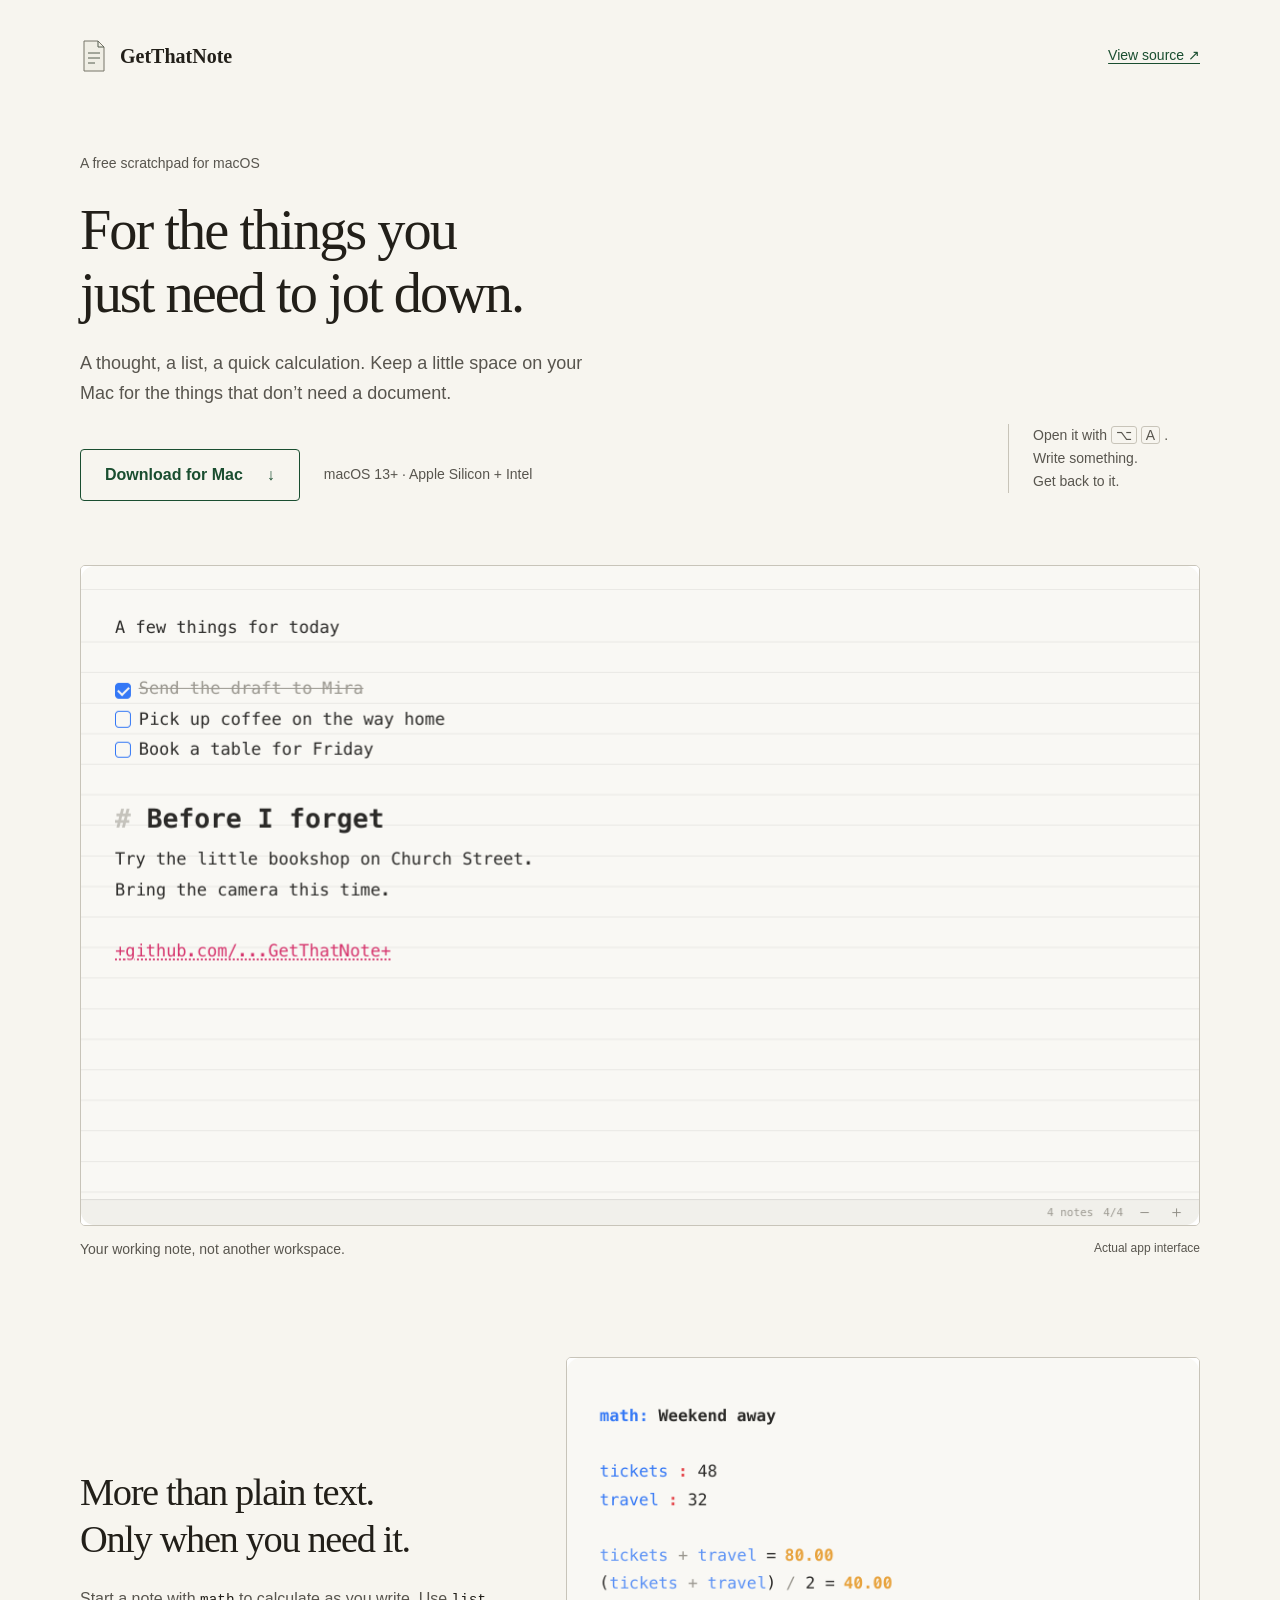
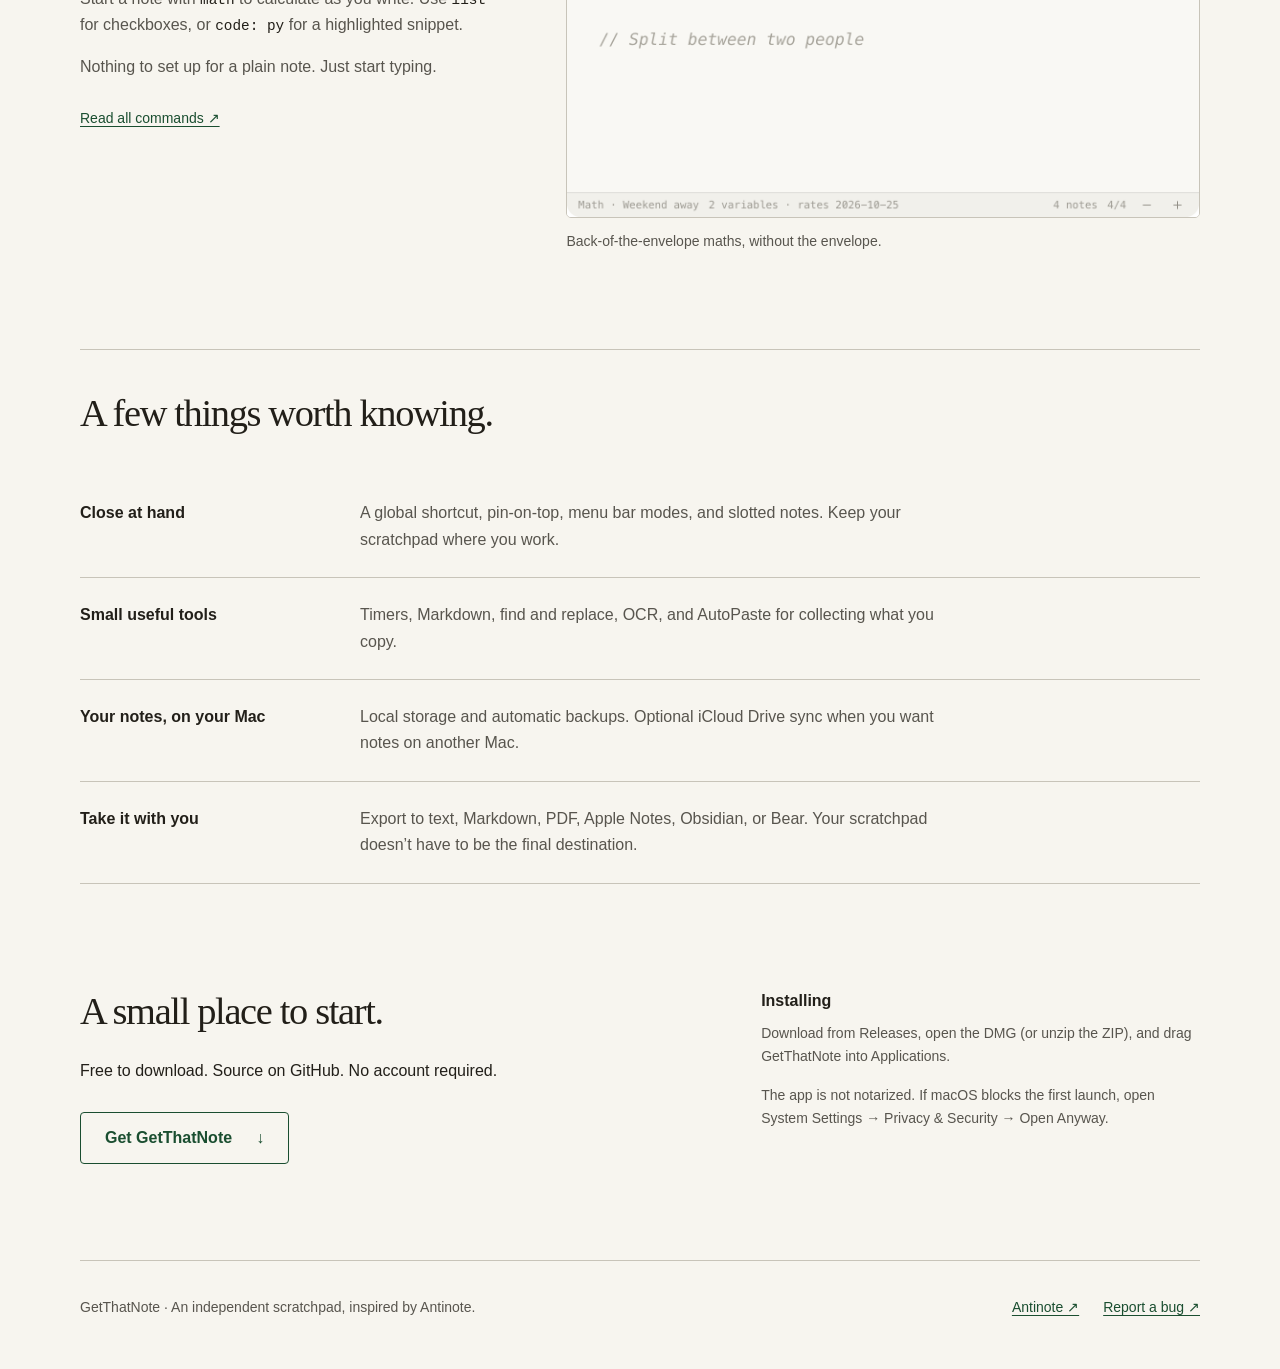
<file: docs/index.html>
<!doctype html>
<html lang="en">
<head>
  <meta charset="utf-8">
  <meta name="viewport" content="width=device-width, initial-scale=1, viewport-fit=cover">
  <meta name="description" content="A free, open-source scratchpad for macOS. Quick notes, checklists, calculations, timers, and code snippets. Stored on your Mac.">
  <meta name="theme-color" content="#f7f6f2">
  <title>GetThatNote — A scratchpad for your Mac</title>
  <link rel="icon" type="image/svg+xml" href="assets/note.svg">
  <link rel="stylesheet" href="style.css">
</head>
<body>
  <a class="skip" href="#main">Skip to content</a>
  <header class="page nav">
    <a class="brand" href="./" aria-label="GetThatNote home"><img src="assets/note.svg" width="28" height="32" alt="">GetThatNote</a>
    <a href="https://github.com/dhruvdabhi101/GetThatNote">View source ↗</a>
  </header>
  <main id="main" class="page">
    <section class="intro" aria-labelledby="title">
      <div>
        <p class="eyebrow">A free scratchpad for macOS</p>
        <h1 id="title">For the things you<br class="desktop-break"> just need to jot down.</h1>
        <p class="lede">A thought, a list, a quick calculation. Keep a little space on your Mac for the things that don’t need a document.</p>
        <div class="actions">
          <a class="download" href="https://github.com/dhruvdabhi101/GetThatNote/releases/latest">Download for Mac <span aria-hidden="true">↓</span></a>
          <span class="fine">macOS 13+ · Apple Silicon + Intel</span>
        </div>
      </div>
      <p class="margin-note">Open it with <kbd>⌥</kbd><kbd>A</kbd>.<br>Write something.<br>Get back to it.</p>
    </section>

    <figure class="hero-shot">
      <img src="assets/scratchpad.png" width="1120" height="660" fetchpriority="high" alt="GetThatNote showing a shopping checklist, a few working notes, and a link on ruled paper.">
      <figcaption><span>Your working note, not another workspace.</span><span>Actual app interface</span></figcaption>
    </figure>

    <section class="tour" aria-labelledby="tour-title">
      <div class="tour-copy">
        <h2 id="tour-title">More than plain text.<br>Only when you need it.</h2>
        <p>Start a note with <code>math</code> to calculate as you write. Use <code>list</code> for checkboxes, or <code>code: py</code> for a highlighted snippet.</p>
        <p>Nothing to set up for a plain note. Just start typing.</p>
        <a href="https://github.com/dhruvdabhi101/GetThatNote#using-it-same-as-antinote">Read all commands ↗</a>
      </div>
      <figure>
        <img src="assets/math.png" width="660" height="480" loading="lazy" alt="A math note with reactive variables for tickets and travel, and their calculated total.">
        <figcaption>Back-of-the-envelope maths, without the envelope.</figcaption>
      </figure>
    </section>

    <section class="details" aria-labelledby="details-title">
      <h2 id="details-title">A few things worth knowing.</h2>
      <dl>
        <div><dt>Close at hand</dt><dd>A global shortcut, pin-on-top, menu bar modes, and slotted notes. Keep your scratchpad where you work.</dd></div>
        <div><dt>Small useful tools</dt><dd>Timers, Markdown, find and replace, OCR, and AutoPaste for collecting what you copy.</dd></div>
        <div><dt>Your notes, on your Mac</dt><dd>Local storage and automatic backups. Optional iCloud Drive sync when you want notes on another Mac.</dd></div>
        <div><dt>Take it with you</dt><dd>Export to text, Markdown, PDF, Apple Notes, Obsidian, or Bear. Your scratchpad doesn’t have to be the final destination.</dd></div>
      </dl>
    </section>

    <section class="install" aria-labelledby="install-title">
      <div>
        <h2 id="install-title">A small place to start.</h2>
        <p>Free to download. Source on GitHub. No account required.</p>
        <a class="download" href="https://github.com/dhruvdabhi101/GetThatNote/releases/latest">Get GetThatNote <span aria-hidden="true">↓</span></a>
      </div>
      <div class="install-note">
        <h3>Installing</h3>
        <p>Download from Releases, open the DMG (or unzip the ZIP), and drag GetThatNote into Applications.</p>
        <p>The app is not notarized. If macOS blocks the first launch, open System Settings → Privacy & Security → Open Anyway.</p>
      </div>
    </section>
  </main>
  <footer class="page footer">
    <p>GetThatNote <span>· An independent scratchpad, inspired by Antinote.</span></p>
    <div><a href="https://antinote.io">Antinote ↗</a><a href="https://github.com/dhruvdabhi101/GetThatNote/issues">Report a bug ↗</a></div>
  </footer>
</body>
</html>
</file>
<file: docs/style.css>
/* Hallmark · macrostructure: Workbench · genre: editorial · theme: Garden
 * Audience: Mac scratchpad users · action: download · tone: quiet / utilitarian
 * Nav: N9 edge-aligned · footer: Ft2 inline · enrichment: real product captures
 * Pre-emit critique: P4 H5 E4 S5 R5 V4 */
:root {
  --color-paper: oklch(97% .008 85);
  --color-ink: oklch(24% .012 85);
  --color-muted: oklch(45% .012 85);
  --color-rule: oklch(82% .015 85);
  --color-surface: oklch(94% .012 85);
  --color-accent: oklch(38% .075 155);
  --color-inverse: oklch(98% .008 85);
  --font-display: "Palatino Linotype", Palatino, "Book Antiqua", serif;
  --font-body: "Avenir Next", Avenir, "Segoe UI", sans-serif;
  --font-code: ui-monospace, "SF Mono", monospace;
  --space-xs: .5rem;
  --space-sm: .75rem;
  --space-md: 1rem;
  --space-lg: 1.5rem;
  --space-xl: 2.5rem;
  --space-2xl: 4rem;
  --space-3xl: 6rem;
}
* { box-sizing: border-box; }
html, body { overflow-x: clip; }
body { margin: 0; background: var(--color-paper); color: var(--color-ink); font: 400 1rem/1.65 var(--font-body); }
::selection { background: var(--color-rule); color: var(--color-ink); }
.page { width: min(1120px, calc(100% - 2 * clamp(1rem, 5vw, 5rem))); margin-inline: auto; }
a { color: var(--color-accent); text-underline-offset: 3px; }
a:hover { text-decoration-thickness: 2px; }
a:active { opacity: .7; }
a:focus-visible { outline: 2px solid var(--color-accent); outline-offset: 5px; }
a[aria-disabled="true"] { opacity: .55; cursor: not-allowed; }
.skip { position: absolute; left: var(--space-md); top: -8rem; background: var(--color-paper); padding: var(--space-md); }
.skip:focus { top: var(--space-md); }
.nav { display: flex; align-items: center; justify-content: space-between; gap: var(--space-md); padding-block: var(--space-xl); }
.nav a, .actions a, .footer a { white-space: nowrap; }
.nav > a { font-size: .875rem; }
.nav .brand { display: inline-flex; gap: var(--space-sm); align-items: center; font: 700 1.25rem/1 var(--font-display); color: var(--color-ink); text-decoration: none; }
.intro { padding-block: var(--space-xl) var(--space-2xl); }
.eyebrow { color: var(--color-muted); font-size: .875rem; margin: 0 0 var(--space-lg); }
h1, h2, h3 { font-style: normal; overflow-wrap: anywhere; min-width: 0; }
h1, h2 { font-family: var(--font-display); font-weight: 400; letter-spacing: -.035em; }
h1 { font-size: clamp(2.5rem, 4.4vw, 3.75rem); line-height: 1.12; margin: 0; }
h2 { font-size: clamp(2rem, 3vw, 2.5rem); line-height: 1.2; margin: 0 0 var(--space-lg); }
h3 { font-size: 1rem; margin: 0; }
p { margin: 0 0 var(--space-md); max-width: 65ch; }
.lede { max-width: 54ch; margin-block: var(--space-lg); font-size: 1.125rem; color: var(--color-muted); }
.actions { display: flex; align-items: center; flex-wrap: wrap; gap: var(--space-md) var(--space-lg); margin-top: var(--space-xl); }
.download { display: inline-flex; align-items: center; justify-content: space-between; gap: var(--space-lg); padding: var(--space-sm) var(--space-lg); border: 1px solid var(--color-accent); color: var(--color-accent); text-decoration: none; font-weight: 600; min-height: 48px; white-space: nowrap; border-radius: 4px; }
.download:hover { background: var(--color-surface); }
.fine, figcaption, .margin-note, .footer { font-size: .875rem; color: var(--color-muted); }
.margin-note { display: none; }
kbd { font: inherit; border: 1px solid var(--color-rule); border-radius: 3px; padding-inline: .25rem; margin-right: .25rem; }
figure { margin: 0; min-width: 0; }
figure img { display: block; width: 100%; height: auto; border: 1px solid var(--color-rule); border-radius: 5px; }
figcaption { display: flex; align-items: center; justify-content: space-between; flex-wrap: wrap; gap: var(--space-xs) var(--space-lg); padding-top: var(--space-sm); }
.hero-shot figcaption span:last-child { font-size: .75rem; }
.tour { display: grid; gap: var(--space-xl); padding-block: var(--space-3xl); align-items: center; }
.tour-copy p { color: var(--color-muted); }
.tour-copy a { display: inline-flex; align-items: center; min-height: 44px; font-size: .875rem; white-space: nowrap; }
code { font: .9em var(--font-code); color: var(--color-ink); }
.details { padding-block: var(--space-xl) var(--space-2xl); border-top: 1px solid var(--color-rule); }
dl { margin: var(--space-xl) 0 0; }
dl > div { display: grid; gap: var(--space-xs); padding-block: var(--space-lg); border-bottom: 1px solid var(--color-rule); }
dt { font-weight: 600; }
dd { margin: 0; max-width: 65ch; color: var(--color-muted); }
.install { display: grid; gap: var(--space-xl); padding-block: var(--space-xl) var(--space-3xl); }
.install .download { margin-top: var(--space-sm); }
.install-note { color: var(--color-muted); font-size: .875rem; }
.install-note h3 { color: var(--color-ink); margin-bottom: var(--space-xs); }
.footer { border-top: 1px solid var(--color-rule); padding-block: var(--space-lg) var(--space-xl); display: flex; align-items: center; justify-content: space-between; gap: var(--space-md); flex-wrap: wrap; }
.footer p { margin: 0; }
.footer div { display: flex; align-items: center; gap: var(--space-lg); }
.footer a { display: inline-flex; align-items: center; min-height: 44px; }
@media (min-width: 48rem) {
  .intro { display: grid; grid-template-columns: minmax(0, 1fr) 12rem; align-items: end; gap: var(--space-xl); }
  .margin-note { display: block; border-left: 1px solid var(--color-rule); padding-left: var(--space-lg); margin-bottom: var(--space-xs); }
  .tour { grid-template-columns: minmax(0, 4fr) minmax(0, 6fr); gap: var(--space-2xl); }
  dl > div { grid-template-columns: 15rem minmax(0, 1fr); gap: var(--space-xl); }
  .install { grid-template-columns: minmax(0, 1fr) minmax(0, .75fr); gap: var(--space-3xl); }
}
@media (max-width: 47.99rem) {
  .desktop-break { display: none; }
  .nav { padding-block: var(--space-lg); }
  .nav > a { display: inline-flex; align-items: center; min-height: 44px; }
  .hero-shot figcaption span:last-child { display: none; }
  .tour { padding-block: var(--space-2xl); }
  .footer p span { display: block; }
}
@media (prefers-reduced-motion: reduce) {
  html { scroll-behavior: auto; }
}
</file>
